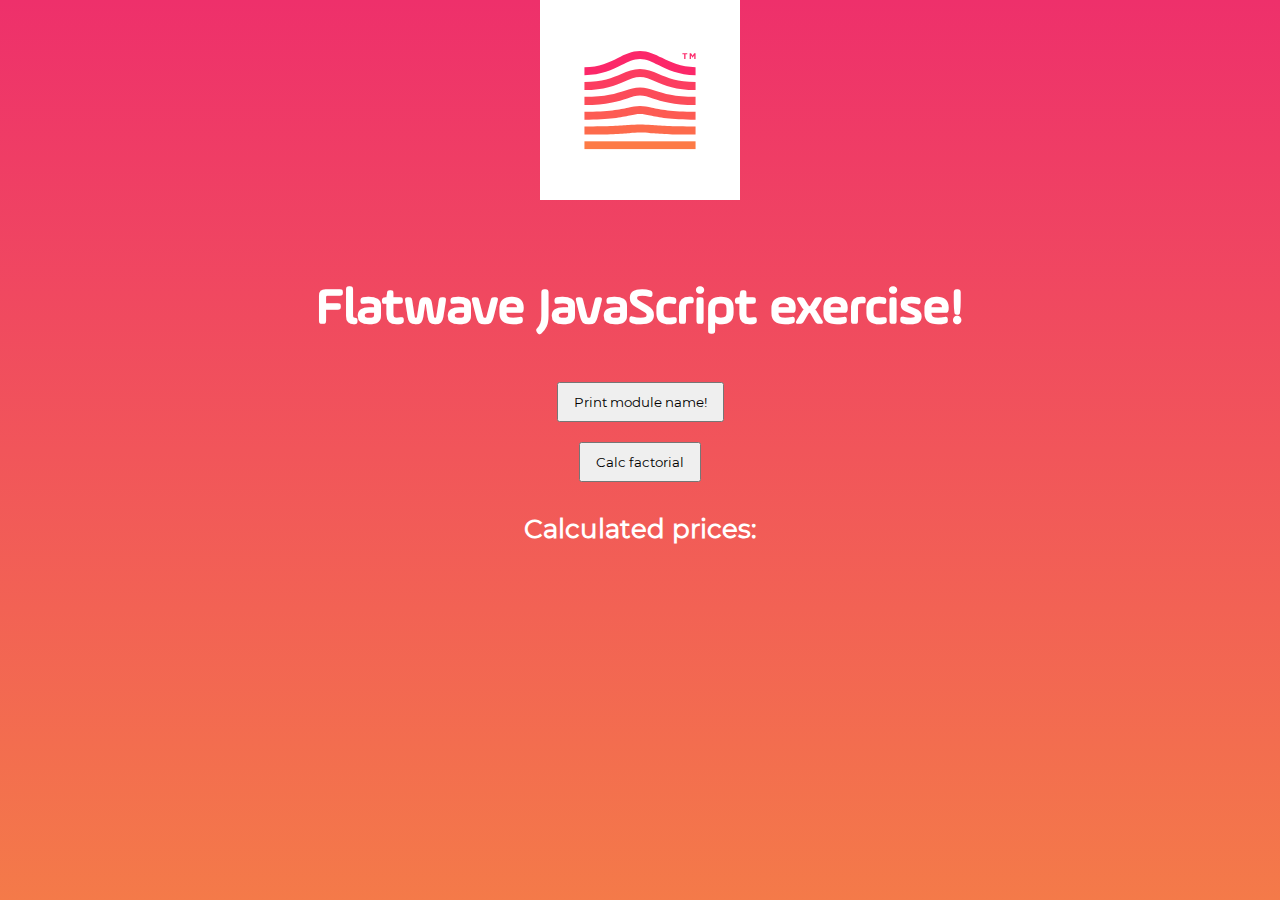
<file: index.html>
<html>
  <head>
    <meta charset="utf-8">
    <title>Flatwave - JavaScript exercise</title>
    <link rel="stylesheet" href="./assets/style.css">
    <script src="src/price-calculator.js"></script>
  </head>
  <body>
    <object class="logomark" type="image/svg+xml" data="./assets/logomark.svg"></object>
    <div class="text">
      <h1>Flatwave JavaScript exercise!</h1>
      <div class="module-info">
        <div>
          <button type="button" id="moduleNameButton" onclick="priceCalculator.printModuleName(document.querySelector('.nameInfo'))">Print module name!</button>
          <span class="nameInfo"></span>
        </div>
        <div>
          <button type="button" onclick="priceCalculator.calcFactorial(5)">Calc factorial</button>
          <span class="factorial"></span>
        </div>
      </div>
      <h2>Calculated prices:</h2>
      <div class="price-container"></div>
    </div>
    <script>
      const priceCalculator = new PriceCalculator()

      const priceDetails = [{
          userType: 1,
          productType: 0,
          price: 100,
          publishedDate: new Date()
        }, {
          userType: 0,
          productType: 0,
          price: 100,
          publishedDate: new Date()
        }, {
          userType: 1,
          productType: 0,
          price: 50,
          publishedDate: new Date()
        }],
        finalPrices = [];

        for (let i = 0; i < priceDetails.length; i += 1) {
            finalPrices.push(
              priceCalculator.calculatePrice(
                priceDetails[i].userType,
                priceDetails[i].productType,
                priceDetails[i].price,
                priceDetails[i].publishedDate
              )
            );
        }

        priceCalculator.displayPrices(finalPrices);
    </script>
  </body>
</html>
</file>
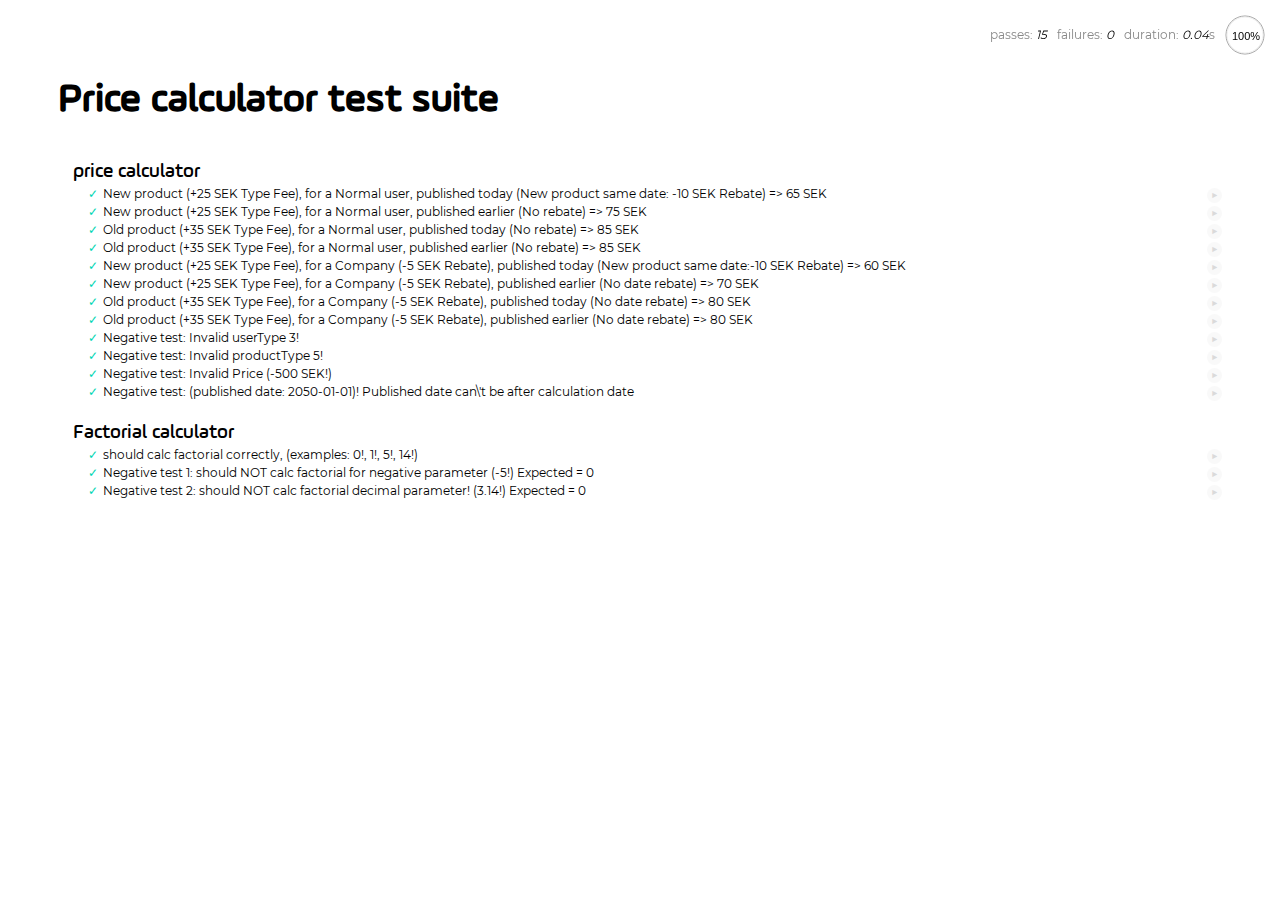
<file: spec/runner.html>
<html>
<head>
	<meta charset="utf-8">
	<title>Price calculator test suite</title>
	<link rel="stylesheet" href="../assets/libs/mocha.css" />
</head>
<body>
  <h1>Price calculator test suite</h1>
  <div id="mocha"></div>
	<script src="../assets/libs/expect.js"></script>
	<script src="../assets/libs/mocha.js"></script>

	<script src="../src/price-calculator.js"></script>

	<script>mocha.setup('bdd')</script>
	<script src="price-calculator.specs.js"></script>
	<script>
		mocha.run();
	</script>
</body>
</html>
</file>
<file: assets/style.css>
@font-face {
  font-family: 'flatwave';
  src: url('flatwave.woff') format('woff'), url('flatwave.woff2') format('woff2');
}

@font-face {
  font-family: 'flatwave-body';
  src: url('flatwave-body.ttf') format('truetype');
}

* {
  font-family: flatwave-body, arial, sans-serif;
}

html, body {
  height: 100%;
  width: 100%;
  margin: 0;
  padding: 0;
  left: 0;
  top: 0;
  overflow: auto;
}

body {
  background-image: linear-gradient(#ee306b, #f47a49);
  font-size: 13px;
  color: #ffffff;
}

.text {
  top: 35%;
  width: 100%;
  text-align: center;
}

h1 {
  font-family: flatwave, arial, sans-serif;
  font-size: 4em;
}

h2 {
  font-family: flatwave-body, arial, sans-serif;
  font-size: 2em;
}

.logomark {
  background-color: #ffffff;
  position: relative;
  width: 200px;
  height: 200px;
  left: calc(50% - 100px);
  margin-bottom: 40px;
}

button {
  padding: 10px 15px;
  margin: 10px;
}
</file>
<file: assets/libs/mocha.css>
@charset "utf-8";

@font-face {
  font-family: 'flatwave';
  src: url('../flatwave.woff') format('woff'), url('../flatwave.woff2') format('woff2');
}

@font-face {
  font-family: 'flatwave-body';
  src: url('../flatwave-body.ttf') format('truetype');
}

body {
  font: 20px/1.5 flatwave-body, "Helvetica Neue", Helvetica, Arial, sans-serif;
  padding: 60px 50px;
}

h1 {
  font-family: flatwave;
}

#mocha ul, #mocha li {
  margin: 0;
  padding: 0;
}

#mocha ul {
  list-style: none;
}

#mocha h1, #mocha h2 {
  margin: 0;
}

#mocha h1 {
  font-family: flatwave;
  margin-top: 15px;
  font-size: 1em;
  font-weight: 200;
}

#mocha h1 a {
  text-decoration: none;
  color: inherit;
}

#mocha h1 a:hover {
  text-decoration: underline;
}

#mocha .suite .suite h1 {
  margin-top: 0;
  font-size: .8em;
}

.hidden {
  display: none;
}

#mocha h2 {
  font-size: 12px;
  font-weight: normal;
  cursor: pointer;
}

#mocha .suite {
  margin-left: 15px;
}

#mocha .test {
  margin-left: 15px;
  overflow: hidden;
}

#mocha .test.pending:hover h2::after {
  content: '(pending)';
  font-family: arial;
}

#mocha .test.pass.medium .duration {
  background: #C09853;
}

#mocha .test.pass.slow .duration {
  background: #B94A48;
}

#mocha .test.pass::before {
  content: '✓';
  font-size: 12px;
  display: block;
  float: left;
  margin-right: 5px;
  color: #00d6b2;
}

#mocha .test.pass .duration {
  font-size: 9px;
  margin-left: 5px;
  padding: 2px 5px;
  color: white;
  -webkit-box-shadow: inset 0 1px 1px rgba(0,0,0,.2);
  -moz-box-shadow: inset 0 1px 1px rgba(0,0,0,.2);
  box-shadow: inset 0 1px 1px rgba(0,0,0,.2);
  -webkit-border-radius: 5px;
  -moz-border-radius: 5px;
  -ms-border-radius: 5px;
  -o-border-radius: 5px;
  border-radius: 5px;
}

#mocha .test.pass.fast .duration {
  display: none;
}

#mocha .test.pending {
  color: #0b97c4;
}

#mocha .test.pending::before {
  content: '◦';
  color: #0b97c4;
}

#mocha .test.fail {
  color: #c00;
}

#mocha .test.fail pre {
  color: black;
}

#mocha .test.fail::before {
  content: '✖';
  font-size: 12px;
  display: block;
  float: left;
  margin-right: 5px;
  color: #c00;
}

#mocha .test pre.error {
  color: #c00;
  max-height: 300px;
  overflow: auto;
}

#mocha .test pre {
  display: block;
  float: left;
  clear: left;
  font: 12px/1.5 monaco, monospace;
  margin: 5px;
  padding: 15px;
  border: 1px solid #eee;
  border-bottom-color: #ddd;
  -webkit-border-radius: 3px;
  -webkit-box-shadow: 0 1px 3px #eee;
  -moz-border-radius: 3px;
  -moz-box-shadow: 0 1px 3px #eee;
}

#mocha .test h2 {
  position: relative;
}

#mocha .test a.replay {
  position: absolute;
  top: 3px;
  right: 0;
  text-decoration: none;
  vertical-align: middle;
  display: block;
  width: 15px;
  height: 15px;
  line-height: 15px;
  text-align: center;
  background: #eee;
  font-size: 15px;
  -moz-border-radius: 15px;
  border-radius: 15px;
  -webkit-transition: opacity 200ms;
  -moz-transition: opacity 200ms;
  transition: opacity 200ms;
  opacity: 0.3;
  color: #888;
}

#mocha .test:hover a.replay {
  opacity: 1;
}

#mocha-report.pass .test.fail {
  display: none;
}

#mocha-report.fail .test.pass {
  display: none;
}

#mocha-error {
  color: #c00;
  font-size: 1.5  em;
  font-weight: 100;
  letter-spacing: 1px;
}

#mocha-stats {
  position: fixed;
  top: 15px;
  right: 10px;
  font-size: 12px;
  margin: 0;
  color: #888;
}

#mocha-stats .progress {
  float: right;
  padding-top: 0;
}

#mocha-stats em {
  color: black;
}

#mocha-stats a {
  text-decoration: none;
  color: inherit;
}

#mocha-stats a:hover {
  border-bottom: 1px solid #eee;
}

#mocha-stats li {
  display: inline-block;
  margin: 0 5px;
  list-style: none;
  padding-top: 11px;
}

code .comment { color: #ddd }
code .init { color: #2F6FAD }
code .string { color: #5890AD }
code .keyword { color: #8A6343 }
code .number { color: #2F6FAD }
</file>
